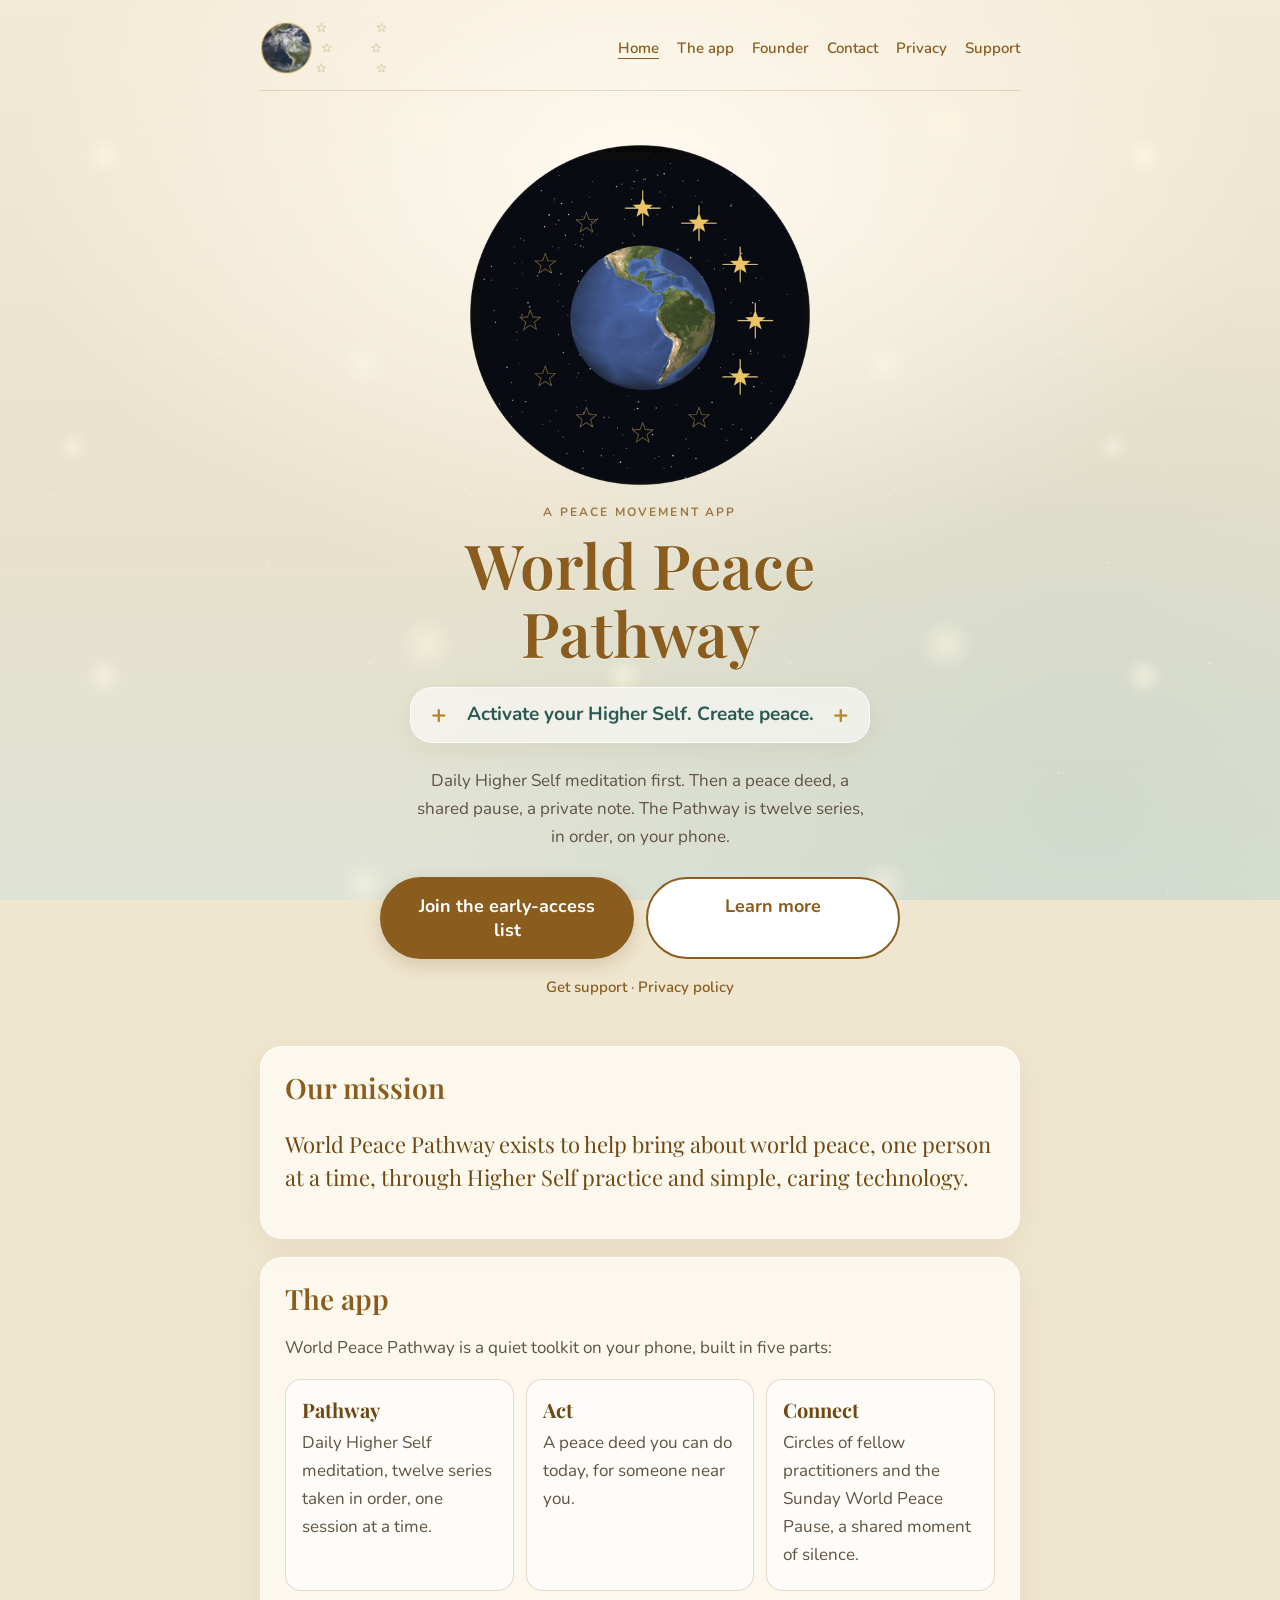
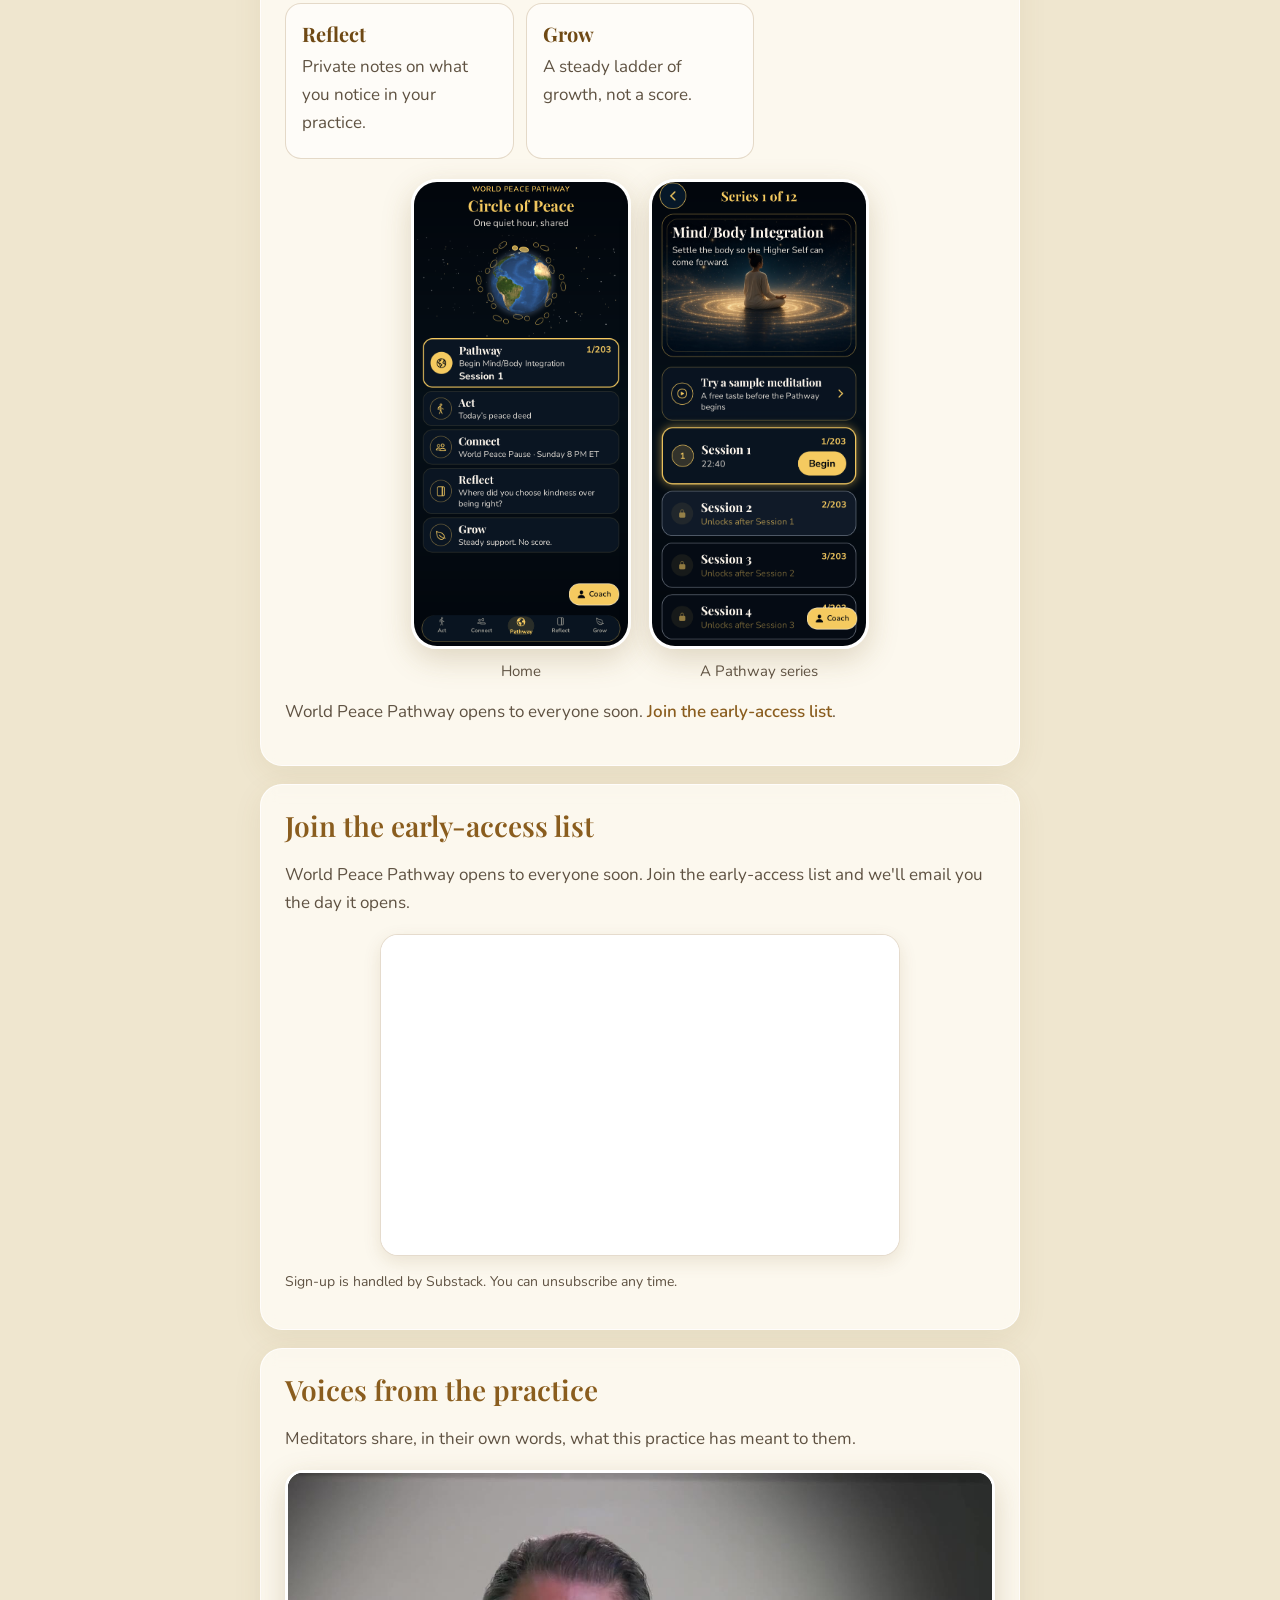
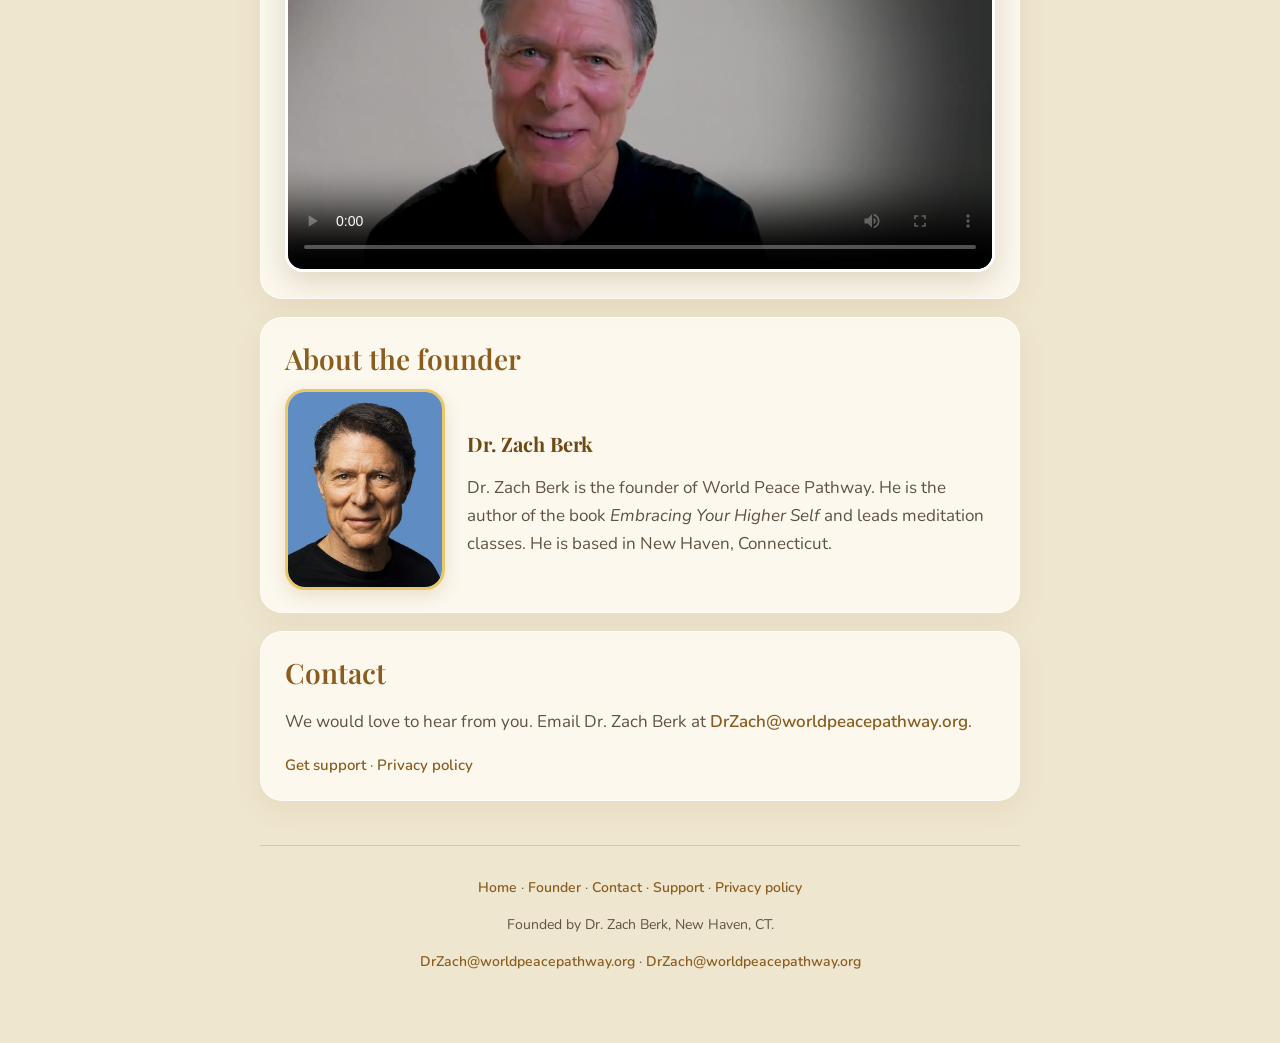
<file: index.html>
<!DOCTYPE html>
<html lang="en">
  <head>
    <meta charset="utf-8" />
    <meta name="viewport" content="width=device-width, initial-scale=1" />
    <title>World Peace Pathway | A path to world peace</title>
    <meta
      name="description"
      content="World Peace Pathway: activate your Higher Self and create peace. A meditation path for daily practice, peace deeds, and shared silence."
    />
    <link rel="preconnect" href="https://fonts.googleapis.com" />
    <link rel="preconnect" href="https://fonts.gstatic.com" crossorigin />
    <link
      href="https://fonts.googleapis.com/css2?family=Nunito:wght@400;600;700&family=Playfair+Display:wght@500;600;700&display=swap"
      rel="stylesheet"
    />
    <link rel="icon" href="img/favicon-32.png" type="image/png" sizes="32x32" />
    <link rel="icon" href="img/icon-192.png" type="image/png" sizes="192x192" />
    <link rel="icon" href="img/icon-512.png" type="image/png" sizes="512x512" />
    <link rel="apple-touch-icon" href="img/apple-touch-icon.png" sizes="180x180" />
    <meta property="og:image" content="https://worldpeacepathway.org/img/logo-disc-starfield-1024.png" />
    <link rel="stylesheet" href="styles.css" />
  </head>
  <body>
    <div class="wrap">
      <nav class="nav" aria-label="Primary">
        <a class="brand" href="index.html"><img class="brand-logo" src="img/lockup-cream.png" alt="World Peace Pathway" width="127" height="52" /></a>
        <div class="nav-links">
          <a href="index.html" aria-current="page">Home</a>
          <a href="#about">The app</a>
          <a href="#founder">Founder</a>
          <a href="#contact">Contact</a>
          <a href="privacy.html">Privacy</a>
          <a href="support.html">Support</a>
        </div>
      </nav>

      <header class="hero">
        <img class="hero-logo" src="img/logo-disc-starfield-1024.png" srcset="img/logo-disc-starfield-512.png 512w, img/logo-disc-starfield-1024.png 1024w" sizes="(min-width: 900px) 340px, 76vw" alt="" width="1024" height="1024" />
        <p class="kicker">A peace movement app</p>
        <h1>World Peace Pathway</h1>
        <p class="tagline"><span class="plus" aria-hidden="true">+</span><span>Activate your Higher Self. Create peace.</span><span class="plus" aria-hidden="true">+</span></p>
        <p class="lede">
          Daily Higher Self meditation first. Then a peace deed, a shared pause, a private note.
          The Pathway is twelve series, in order, on your phone.
        </p>
        <div class="actions">
          <a class="btn" href="#early-access">Join the early-access list</a>
          <a class="btn ghost" href="#mission">Learn more</a>
        </div>
        <p class="small-links"><a href="support.html">Get support</a> · <a href="privacy.html">Privacy policy</a></p>
      </header>

      <section class="panel" id="mission">
        <h2>Our mission</h2>
        <p class="mission">World Peace Pathway exists to help bring about world peace, one person at a time,
        through Higher Self practice and simple, caring technology.</p>
      </section>

      <section class="panel" id="about">
        <h2>The app</h2>
        <p>World Peace Pathway is a quiet toolkit on your phone, built in five parts:</p>
        <div class="parts">
          <div class="part"><h3>Pathway</h3><p>Daily Higher Self meditation, twelve series taken in order, one session at a time.</p></div>
          <div class="part"><h3>Act</h3><p>A peace deed you can do today, for someone near you.</p></div>
          <div class="part"><h3>Connect</h3><p>Circles of fellow practitioners and the Sunday World Peace Pause, a shared moment of silence.</p></div>
          <div class="part"><h3>Reflect</h3><p>Private notes on what you notice in your practice.</p></div>
          <div class="part"><h3>Grow</h3><p>A steady ladder of growth, not a score.</p></div>
        </div>
        <div class="shots">
          <figure><img src="img/app-home.png" alt="World Peace Pathway home screen" /><figcaption>Home</figcaption></figure>
          <figure><img src="img/app-pathway.png" alt="A Pathway series list in World Peace Pathway" /><figcaption>A Pathway series</figcaption></figure>
        </div>
        <p>World Peace Pathway opens to everyone soon.
          <a href="#early-access">Join the early-access list</a>.</p>
      </section>

      <section class="panel" id="early-access">
        <h2>Join the early-access list</h2>
        <p>World Peace Pathway opens to everyone soon. Join the early-access list and we'll email you the day it opens.</p>
        <div class="signup-wrap">
          <iframe src="https://worldpeacepathway.substack.com/embed" title="Join the World Peace Pathway early-access list" class="signup-frame" frameborder="0" scrolling="no"></iframe>
        </div>
        <p class="meta">Sign-up is handled by Substack. You can unsubscribe any time.</p>
      </section>

      <section class="panel" id="voices">
        <h2>Voices from the practice</h2>
        <p>Meditators share, in their own words, what this practice has meant to them.</p>
        <div class="video-wrap">
          <video controls playsinline preload="metadata" poster="media/voices-v5-poster2.jpg">
            <source src="media/voices-v5.mp4" type="video/mp4" />
            Your browser does not support embedded video.
          </video>
        </div>
      </section>

      <section class="panel" id="founder">
        <h2>About the founder</h2>
        <div class="founder">
          <img class="founder-photo" src="media/zach-berk.jpg" alt="Dr. Zach Berk" width="160" height="203" loading="lazy" />
          <div>
            <h3>Dr. Zach Berk</h3>
            <p>Dr. Zach Berk is the founder of World Peace Pathway. He is the author of the book
            <em>Embracing Your Higher Self</em> and leads meditation classes. He is based in New Haven, Connecticut.</p>
          </div>
        </div>
      </section>

      <section class="panel" id="contact">
        <h2>Contact</h2>
        <p>We would love to hear from you. Email Dr. Zach Berk at
          <a href="mailto:DrZach@worldpeacepathway.org">DrZach@worldpeacepathway.org</a>.</p>
        <p class="small-links"><a href="support.html">Get support</a> · <a href="privacy.html">Privacy policy</a></p>
      </section>

      <footer>
        <p class="footer-links"><a href="index.html">Home</a> · <a href="#founder">Founder</a> · <a href="#contact">Contact</a> · <a href="support.html">Support</a> · <a href="privacy.html">Privacy policy</a></p>
        <p>Founded by Dr. Zach Berk, New Haven, CT.</p>
        <p>
          <a href="mailto:DrZach@worldpeacepathway.org">DrZach@worldpeacepathway.org</a>
          ·
          <a href="mailto:DrZach@worldpeacepathway.org">DrZach@worldpeacepathway.org</a>
        </p>
      </footer>
    </div>
  </body>
</html>
</file>
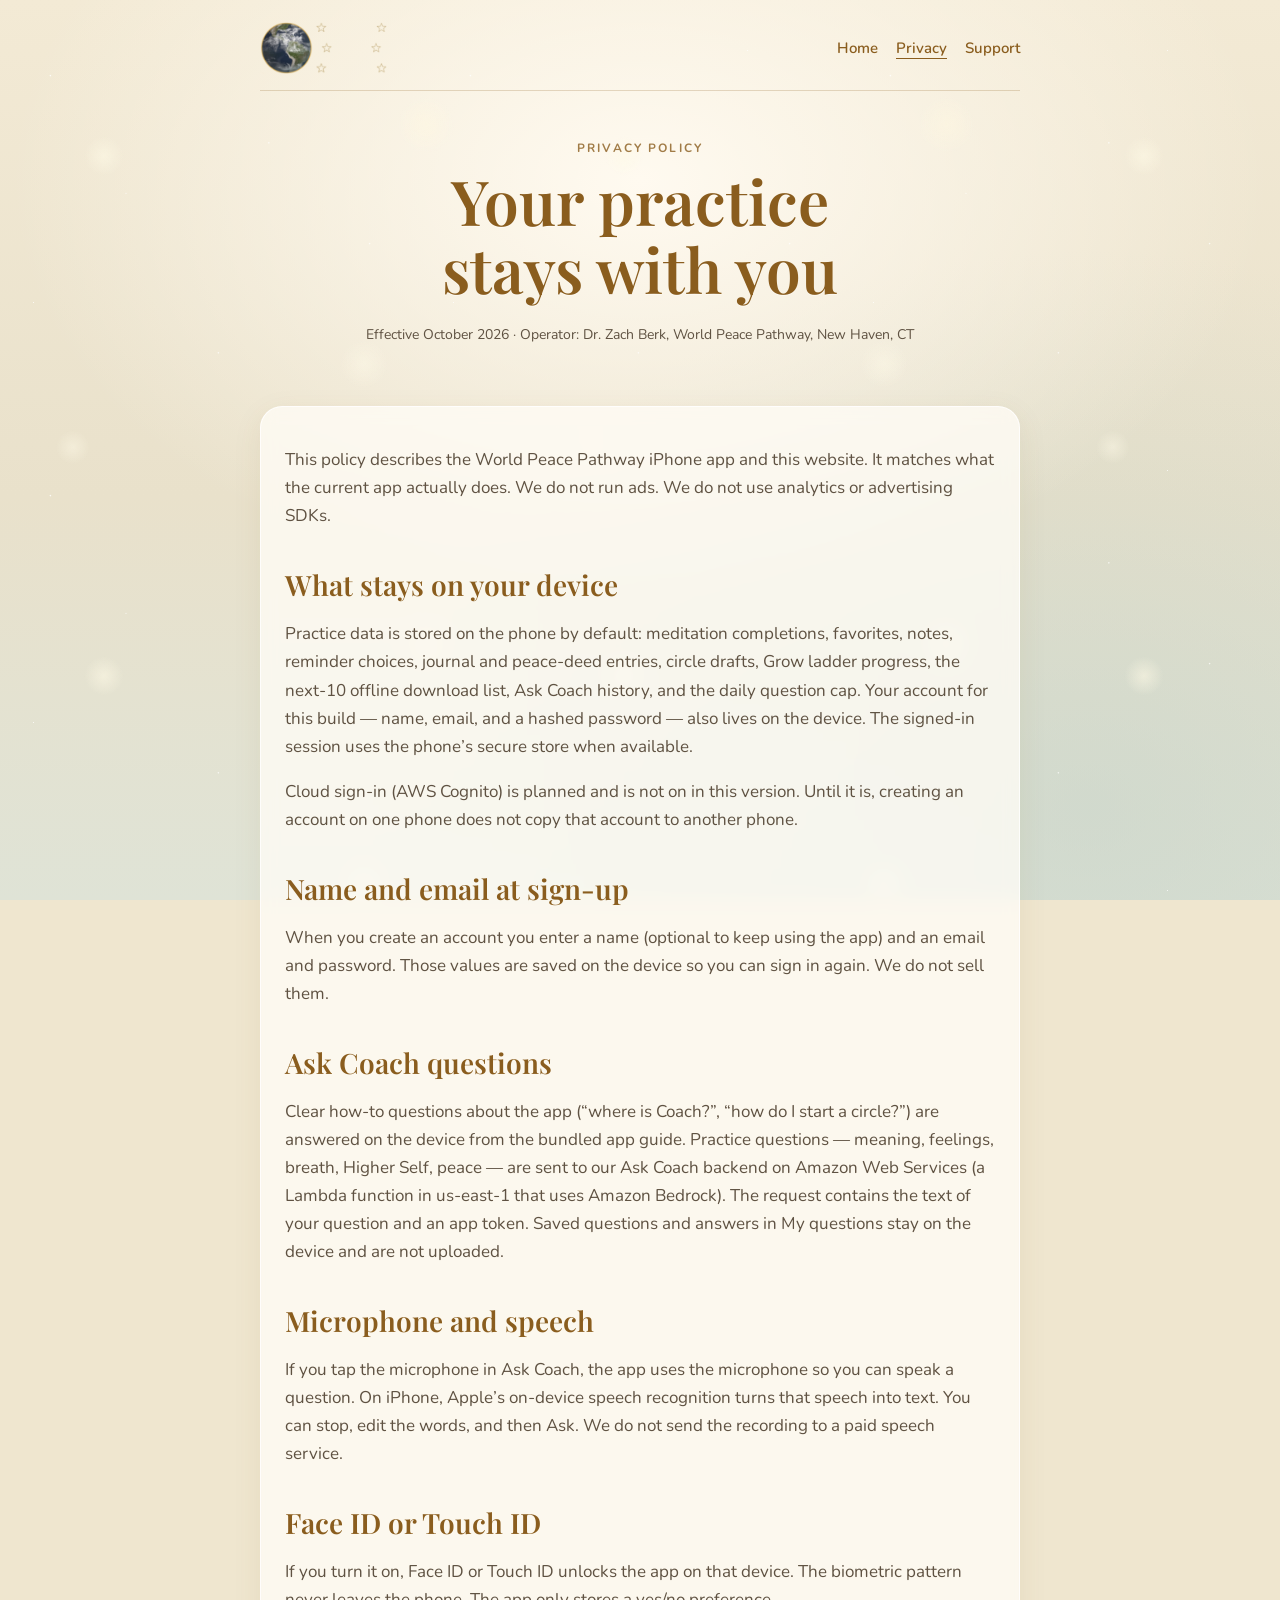
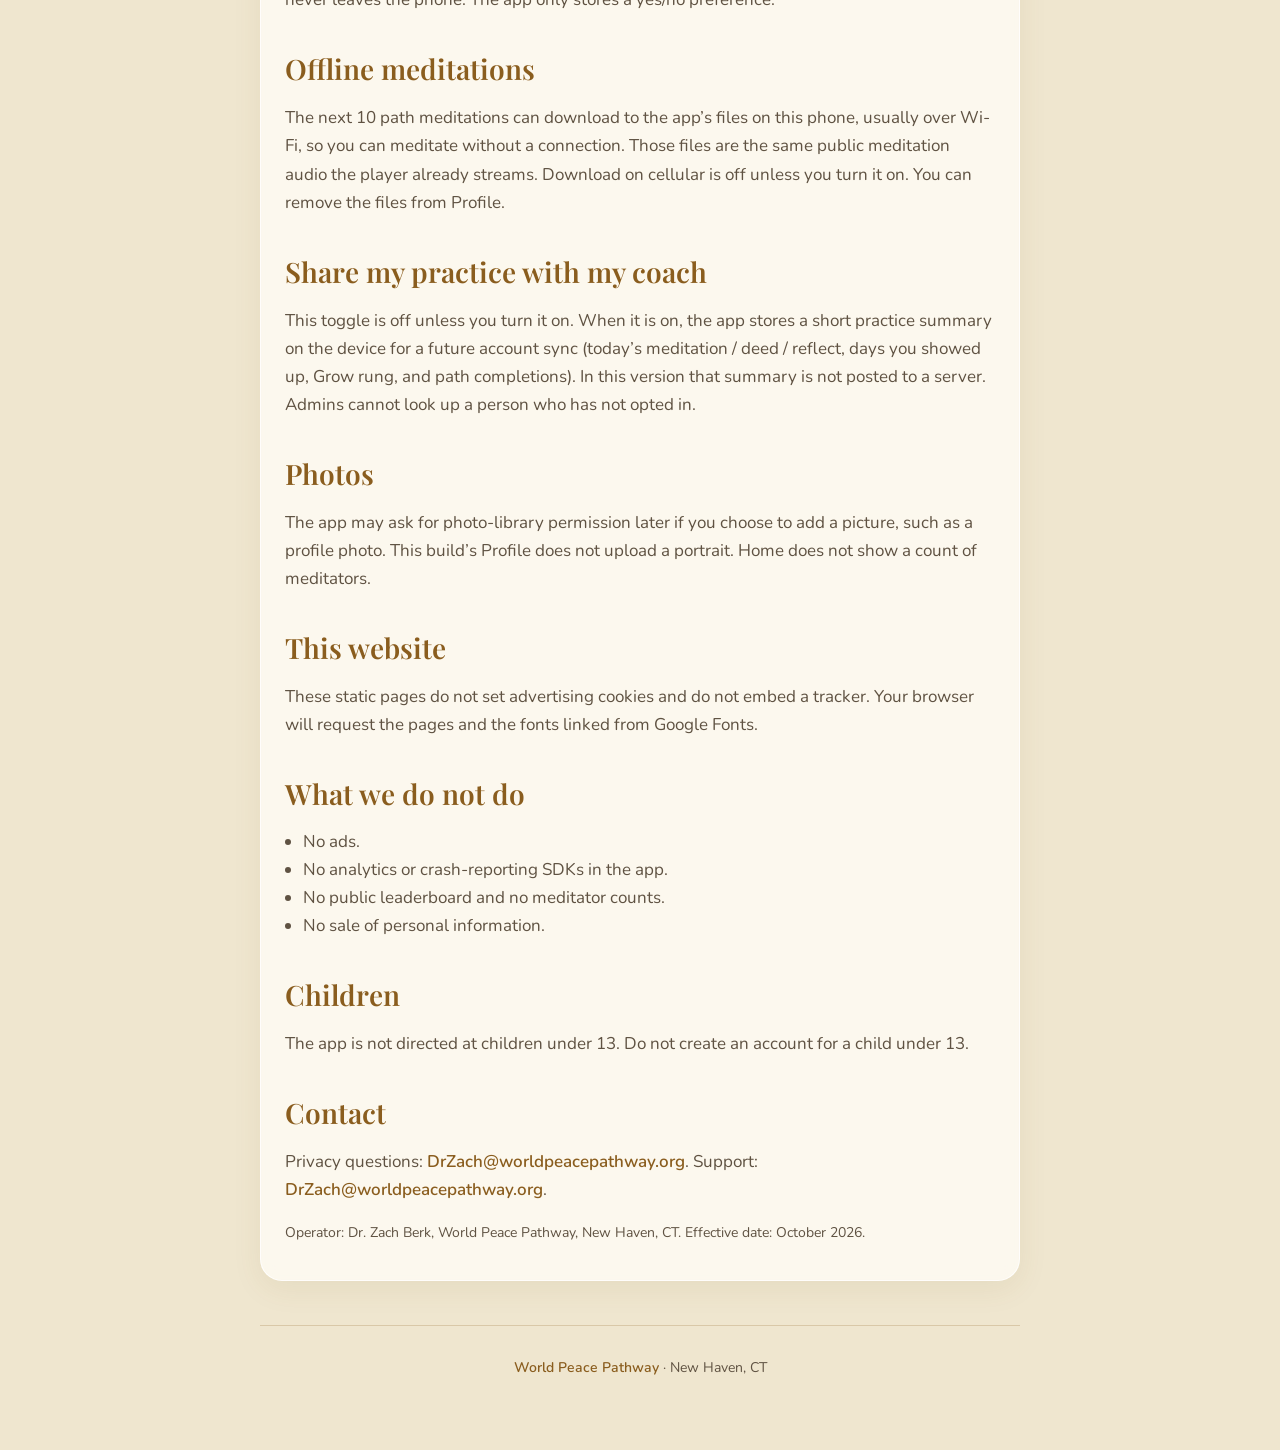
<file: privacy.html>
<!DOCTYPE html>
<html lang="en">
  <head>
    <meta charset="utf-8" />
    <meta name="viewport" content="width=device-width, initial-scale=1" />
    <title>Privacy — World Peace Pathway</title>
    <meta
      name="description"
      content="Privacy policy for the World Peace Pathway app. What we collect, what stays on your phone, and how to reach us."
    />
    <link rel="preconnect" href="https://fonts.googleapis.com" />
    <link rel="preconnect" href="https://fonts.gstatic.com" crossorigin />
    <link
      href="https://fonts.googleapis.com/css2?family=Nunito:wght@400;600;700&family=Playfair+Display:wght@500;600;700&display=swap"
      rel="stylesheet"
    />
    <link rel="icon" href="img/favicon-32.png" type="image/png" sizes="32x32" />
    <link rel="icon" href="img/icon-192.png" type="image/png" sizes="192x192" />
    <link rel="icon" href="img/icon-512.png" type="image/png" sizes="512x512" />
    <link rel="apple-touch-icon" href="img/apple-touch-icon.png" sizes="180x180" />
    <meta property="og:image" content="https://worldpeacepathway.org/img/logo-disc-starfield-1024.png" />
    <link rel="stylesheet" href="styles.css" />
  </head>
  <body>
    <div class="wrap">
      <nav class="nav" aria-label="Primary">
        <a class="brand" href="index.html"><img class="brand-logo" src="img/lockup-cream.png" alt="World Peace Pathway" width="127" height="52" /></a>
        <div class="nav-links">
          <a href="index.html">Home</a>
          <a href="privacy.html" aria-current="page">Privacy</a>
          <a href="support.html">Support</a>
        </div>
      </nav>

      <header class="hero">
        <p class="kicker">Privacy policy</p>
        <h1>Your practice stays with you</h1>
        <p class="meta">Effective October 2026 · Operator: Dr. Zach Berk, World Peace Pathway, New Haven, CT</p>
      </header>

      <section>
        <p>
          This policy describes the World Peace Pathway iPhone app and this website.
          It matches what the current app actually does. We do not run ads. We do not use
          analytics or advertising SDKs.
        </p>

        <h2>What stays on your device</h2>
        <p>
          Practice data is stored on the phone by default: meditation completions, favorites,
          notes, reminder choices, journal and peace-deed entries, circle drafts, Grow ladder
          progress, the next-10 offline download list, Ask Coach history, and the daily question
          cap. Your account for this build — name, email, and a hashed password — also lives on
          the device. The signed-in session uses the phone’s secure store when available.
        </p>
        <p>
          Cloud sign-in (AWS Cognito) is planned and is not on in this version. Until it is,
          creating an account on one phone does not copy that account to another phone.
        </p>

        <h2>Name and email at sign-up</h2>
        <p>
          When you create an account you enter a name (optional to keep using the app) and an
          email and password. Those values are saved on the device so you can sign in again. We
          do not sell them.
        </p>

        <h2>Ask Coach questions</h2>
        <p>
          Clear how-to questions about the app (“where is Coach?”, “how do I start a circle?”)
          are answered on the device from the bundled app guide. Practice questions — meaning,
          feelings, breath, Higher Self, peace — are sent to our Ask Coach backend on Amazon Web
          Services (a Lambda function in us-east-1 that uses Amazon Bedrock). The request
          contains the text of your question and an app token. Saved questions and answers in
          My questions stay on the device and are not uploaded.
        </p>

        <h2>Microphone and speech</h2>
        <p>
          If you tap the microphone in Ask Coach, the app uses the microphone so you can speak a
          question. On iPhone, Apple’s on-device speech recognition turns that speech into text.
          You can stop, edit the words, and then Ask. We do not send the recording to a paid
          speech service.
        </p>

        <h2>Face ID or Touch ID</h2>
        <p>
          If you turn it on, Face ID or Touch ID unlocks the app on that device. The biometric
          pattern never leaves the phone. The app only stores a yes/no preference.
        </p>

        <h2>Offline meditations</h2>
        <p>
          The next 10 path meditations can download to the app’s files on this phone, usually
          over Wi-Fi, so you can meditate without a connection. Those files are the same public
          meditation audio the player already streams. Download on cellular is off unless you
          turn it on. You can remove the files from Profile.
        </p>

        <h2>Share my practice with my coach</h2>
        <p>
          This toggle is off unless you turn it on. When it is on, the app stores a short
          practice summary on the device for a future account sync (today’s meditation / deed / reflect,
          days you showed up, Grow rung, and path completions). In this version that summary is
          not posted to a server. Admins cannot look up a person who has not opted in.
        </p>

        <h2>Photos</h2>
        <p>
          The app may ask for photo-library permission later if you choose to add a picture, such
          as a profile photo. This build’s Profile does not upload a portrait. Home does not
          show a count of meditators.
        </p>

        <h2>This website</h2>
        <p>
          These static pages do not set advertising cookies and do not embed a tracker. Your
          browser will request the pages and the fonts linked from Google Fonts.
        </p>

        <h2>What we do not do</h2>
        <ul>
          <li>No ads.</li>
          <li>No analytics or crash-reporting SDKs in the app.</li>
          <li>No public leaderboard and no meditator counts.</li>
          <li>No sale of personal information.</li>
        </ul>

        <h2>Children</h2>
        <p>
          The app is not directed at children under 13. Do not create an account for a child
          under 13.
        </p>

        <h2>Contact</h2>
        <p>
          Privacy questions: <a href="mailto:DrZach@worldpeacepathway.org">DrZach@worldpeacepathway.org</a>.
          Support: <a href="mailto:DrZach@worldpeacepathway.org">DrZach@worldpeacepathway.org</a>.
        </p>
        <p class="meta">Operator: Dr. Zach Berk, World Peace Pathway, New Haven, CT. Effective date: October 2026.</p>
      </section>

      <footer>
        <p><a href="index.html">World Peace Pathway</a> · New Haven, CT</p>
      </footer>
    </div>
  </body>
</html>
</file>
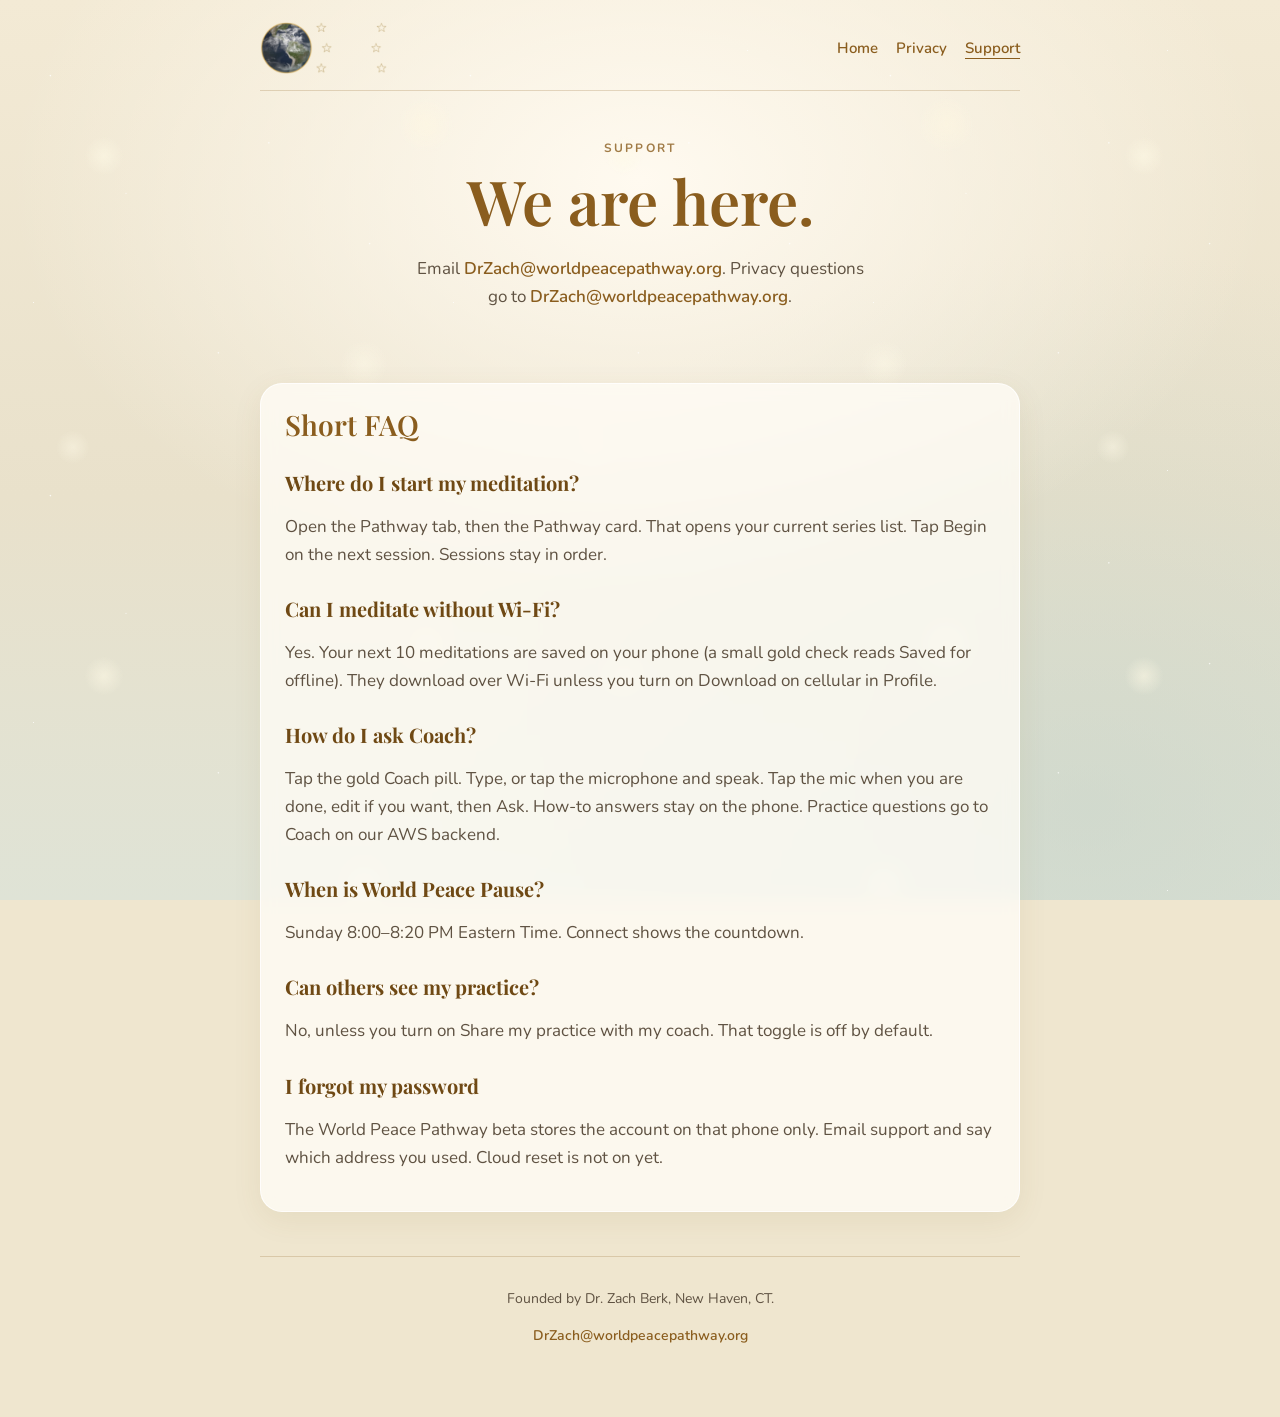
<file: support.html>
<!DOCTYPE html>
<html lang="en">
  <head>
    <meta charset="utf-8" />
    <meta name="viewport" content="width=device-width, initial-scale=1" />
    <title>Support — World Peace Pathway</title>
    <meta name="description" content="Support and FAQ for World Peace Pathway." />
    <link rel="preconnect" href="https://fonts.googleapis.com" />
    <link rel="preconnect" href="https://fonts.gstatic.com" crossorigin />
    <link
      href="https://fonts.googleapis.com/css2?family=Nunito:wght@400;600;700&family=Playfair+Display:wght@500;600;700&display=swap"
      rel="stylesheet"
    />
    <link rel="icon" href="img/favicon-32.png" type="image/png" sizes="32x32" />
    <link rel="icon" href="img/icon-192.png" type="image/png" sizes="192x192" />
    <link rel="icon" href="img/icon-512.png" type="image/png" sizes="512x512" />
    <link rel="apple-touch-icon" href="img/apple-touch-icon.png" sizes="180x180" />
    <meta property="og:image" content="https://worldpeacepathway.org/img/logo-disc-starfield-1024.png" />
    <link rel="stylesheet" href="styles.css" />
  </head>
  <body>
    <div class="wrap">
      <nav class="nav" aria-label="Primary">
        <a class="brand" href="index.html"><img class="brand-logo" src="img/lockup-cream.png" alt="World Peace Pathway" width="127" height="52" /></a>
        <div class="nav-links">
          <a href="index.html">Home</a>
          <a href="privacy.html">Privacy</a>
          <a href="support.html" aria-current="page">Support</a>
        </div>
      </nav>

      <header class="hero">
        <p class="kicker">Support</p>
        <h1>We are here.</h1>
        <p class="lede">
          Email
          <a href="mailto:DrZach@worldpeacepathway.org">DrZach@worldpeacepathway.org</a>.
          Privacy questions go to
          <a href="mailto:DrZach@worldpeacepathway.org">DrZach@worldpeacepathway.org</a>.
        </p>
      </header>

      <section class="panel">
        <h2>Short FAQ</h2>

        <h3>Where do I start my meditation?</h3>
        <p>
          Open the Pathway tab, then the Pathway card. That opens your current series list. Tap
          Begin on the next session. Sessions stay in order.
        </p>

        <h3>Can I meditate without Wi-Fi?</h3>
        <p>
          Yes. Your next 10 meditations are saved on your phone (a small gold check
          reads Saved for offline). They download over Wi-Fi unless you turn on Download on
          cellular in Profile.
        </p>

        <h3>How do I ask Coach?</h3>
        <p>
          Tap the gold Coach pill. Type, or tap the microphone and speak. Tap the mic when you
          are done, edit if you want, then Ask. How-to answers stay on the phone. Practice
          questions go to Coach on our AWS backend.
        </p>

        <h3>When is World Peace Pause?</h3>
        <p>Sunday 8:00–8:20 PM Eastern Time. Connect shows the countdown.</p>

        <h3>Can others see my practice?</h3>
        <p>
          No, unless you turn on Share my practice with my coach. That toggle is off by default.
        </p>

        <h3>I forgot my password</h3>
        <p>
          The World Peace Pathway beta stores the account on that phone only. Email support and say
          which address you used. Cloud reset is not on yet.
        </p>
      </section>

      <footer>
        <p>Founded by Dr. Zach Berk, New Haven, CT.</p>
        <p><a href="mailto:DrZach@worldpeacepathway.org">DrZach@worldpeacepathway.org</a></p>
      </footer>
    </div>
  </body>
</html>
</file>
<file: styles.css>
:root {
  --cream: #fbf5e6;
  --sky: #efe6cf;
  --gold: #e9c76a;
  --petal: #f2cf72;
  --brown: #8a5d1e;
  --brown-deep: #6f4914;
  --teal: #2b5a52;
  --ink: #3f3426;
  --muted: #5f5242;
  --line: rgba(138, 93, 30, 0.22);
}
* { box-sizing: border-box; }
html { scroll-behavior: smooth; }
html, body { margin: 0; min-height: 100%; }
body {
  min-height: 100vh;
  color: var(--ink);
  font-family: "Nunito", system-ui, sans-serif;
  background-color: var(--sky);
  background-image:
    radial-gradient(2px 2px at 12% 18%, rgba(255,255,255,.95), transparent 60%),
    radial-gradient(1.5px 1.5px at 78% 12%, rgba(255,255,255,.9), transparent 60%),
    radial-gradient(2px 2px at 64% 34%, rgba(255,255,255,.85), transparent 60%),
    radial-gradient(1.5px 1.5px at 30% 46%, rgba(255,255,255,.9), transparent 60%),
    radial-gradient(2px 2px at 88% 58%, rgba(255,255,255,.85), transparent 60%),
    radial-gradient(1.5px 1.5px at 8% 72%, rgba(255,255,255,.9), transparent 60%),
    radial-gradient(2px 2px at 52% 84%, rgba(255,255,255,.85), transparent 60%),
    radial-gradient(28px 28px at 20% 30%, rgba(255,250,230,.55), transparent 70%),
    radial-gradient(40px 40px at 82% 24%, rgba(255,248,225,.5), transparent 70%),
    radial-gradient(34px 34px at 70% 70%, rgba(255,250,232,.45), transparent 70%),
    radial-gradient(24px 24px at 14% 86%, rgba(255,250,232,.45), transparent 70%),
    radial-gradient(900px 600px at 50% 20%, #fffaf0 0%, rgba(255,250,238,0) 70%),
    radial-gradient(1000px 800px at 85% 90%, rgba(196,210,200,.55), transparent 70%),
    linear-gradient(180deg, #f3ead5 0%, #e9e1cb 55%, #dfe3d6 100%);
  background-size: 420px 420px, 420px 420px, 420px 420px, 420px 420px, 420px 420px, 420px 420px, 420px 420px,
    520px 520px, 520px 520px, 520px 520px, 520px 520px, auto, auto, auto;
  background-attachment: fixed;
}
a { color: var(--brown); text-decoration: none; font-weight: 600; }
a:hover, a:focus { text-decoration: underline; }
.wrap { width: min(760px, calc(100% - 36px)); margin: 0 auto; padding: 22px 0 56px; }
.nav { display: flex; align-items: center; justify-content: space-between; gap: 12px; flex-wrap: wrap;
  padding-bottom: 16px; border-bottom: 1px solid var(--line); }
.brand { font-family: "Playfair Display", Georgia, serif; font-weight: 700; font-size: 19px; color: var(--brown); }
.brand-logo { height: 52px; width: auto; display: block; }
a.brand:hover, a.brand:focus { text-decoration: none; }
.hero-logo { width: min(300px, 76vw); height: auto; margin: 6px auto 18px; display: block; }
.nav-links { display: flex; gap: 18px; font-size: 15px; }
.nav-links a[aria-current="page"] { text-decoration: underline; text-underline-offset: 5px; }
.hero { padding: 36px 0 28px; text-align: center; }
.globe { position: relative; width: min(300px, 76vw); aspect-ratio: 1; margin: 6px auto 18px; }
.earth { position: absolute; inset: 21%; width: 58%; height: 58%; border-radius: 50%;
  filter: saturate(.9) hue-rotate(4deg) brightness(.92);
  box-shadow: 0 0 0 2px rgba(255,240,200,.35), 0 10px 40px rgba(120,90,30,.25); }
.petal { position: absolute; left: 50%; top: 50%; width: 10.5%; height: 21%;
  background: var(--petal); opacity: .9; border-radius: 50% 50% 50% 50% / 80% 80% 20% 20%;
  transform: translate(-50%, -50%) rotate(var(--r)) translateY(-190%);
  box-shadow: 0 0 18px rgba(242,207,114,.45); }
.kicker { text-transform: uppercase; letter-spacing: .18em; font-size: 12px; font-weight: 700; color: var(--brown); margin: 0 0 8px; opacity: .8; }
h1 { font-family: "Playfair Display", Georgia, serif; font-weight: 600; font-size: clamp(40px, 8vw, 62px);
  line-height: 1.1; color: var(--brown); margin: 0 0 20px; text-shadow: 0 1px 0 rgba(255,255,255,.5); }
.hero h1 { max-width: 11ch; margin-left: auto; margin-right: auto; }
h2 { font-family: "Playfair Display", Georgia, serif; font-weight: 600; font-size: 28px; color: var(--brown); margin: 36px 0 12px; }
h3 { font-family: "Playfair Display", Georgia, serif; font-size: 20px; color: var(--brown-deep); margin: 26px 0 6px; }
.tagline { display: flex; align-items: center; justify-content: space-between; gap: 14px;
  max-width: 460px; margin: 0 auto 24px; padding: 14px 20px; border-radius: 22px;
  background: rgba(255,255,255,.55); backdrop-filter: blur(10px); -webkit-backdrop-filter: blur(10px);
  border: 1px solid rgba(255,255,255,.7); box-shadow: 0 6px 24px rgba(120,90,30,.08);
  color: var(--teal); font-weight: 700; font-size: 19px; line-height: 1.35; }
.tagline .plus { color: #b8892a; font-size: 26px; font-weight: 700; line-height: 1; }
p, li, .lede { font-size: 17px; line-height: 1.65; color: var(--muted); }
.lede { max-width: 46ch; margin: 0 auto 26px; }
.actions { display: flex; flex-direction: column; gap: 12px; max-width: 420px; margin: 0 auto; }
.btn { display: block; text-align: center; border-radius: 999px; padding: 15px 22px; font-weight: 700; font-size: 18px;
  background: var(--brown); color: #fff; border: 2px solid var(--brown); box-shadow: 0 6px 18px rgba(111,73,20,.2); }
.btn:hover, .btn:focus { text-decoration: none; background: var(--brown-deep); }
.btn.ghost { background: #fff; color: var(--brown); box-shadow: none; }
.btn.ghost:hover { background: #fffaf0; }
.small-links { font-size: 15px; margin: 16px 0 0; }
.panel, main > section, .wrap > section {
  background: rgba(255,253,247,.78); backdrop-filter: blur(8px); -webkit-backdrop-filter: blur(8px);
  border: 1px solid rgba(255,255,255,.8); border-radius: 22px; padding: 22px 24px; margin-top: 18px;
  box-shadow: 0 8px 30px rgba(120,90,30,.08); }
.panel h2, section > h2:first-child { margin-top: 0; }
ul { padding-left: 1.15em; }
.meta { font-size: 14px; color: var(--muted); }
footer { margin-top: 44px; padding-top: 16px; border-top: 1px solid var(--line); font-size: 14px; color: var(--muted); text-align: center; }
footer p { font-size: 14px; }
@media (min-width: 900px) {
  .hero { padding-top: 48px; }
  .globe { width: 340px; }
  .hero-logo { width: 340px; }
  .actions { flex-direction: row; max-width: 520px; }
  .actions .btn { flex: 1; }
}

.mission { font-family: "Playfair Display", Georgia, serif; font-size: 22px; line-height: 1.5; color: var(--brown-deep); }
.parts { display: grid; grid-template-columns: repeat(auto-fit, minmax(200px, 1fr)); gap: 12px; }
.part { background: rgba(255,255,255,.6); border: 1px solid var(--line); border-radius: 16px; padding: 4px 16px; }
.part h3 { margin-top: 12px; }
.part p { margin-top: 4px; }
.shots { display: flex; gap: 18px; justify-content: center; flex-wrap: wrap; margin: 20px 0 8px; }
.shots figure { margin: 0; text-align: center; }
.shots img { width: min(220px, 40vw); border-radius: 26px; border: 3px solid #fff; box-shadow: 0 10px 30px rgba(120,90,30,.22); }
.shots figcaption { font-size: 15px; color: var(--muted); margin-top: 6px; }
.founder { display: flex; gap: 22px; align-items: center; flex-wrap: wrap; }
.photo-placeholder { width: 160px; height: 200px; flex: none; border: 2px dashed var(--brown); border-radius: 18px;
  display: flex; align-items: center; justify-content: center; text-align: center; font-weight: 700; font-size: 13px;
  letter-spacing: .08em; color: var(--brown); background: rgba(255,255,255,.6); }
.founder > div:last-child { flex: 1; min-width: 220px; }

.video-wrap { margin: 16px 0 4px; border-radius: 18px; overflow: hidden; border: 3px solid #fff; box-shadow: 0 10px 30px rgba(120,90,30,.22); background: #000; }
.video-wrap video { display: block; width: 100%; height: auto; aspect-ratio: 16 / 9; }
.founder-photo { width: 160px; height: auto; flex: none; border-radius: 20px; border: 3px solid var(--gold); box-shadow: 0 6px 18px rgba(150,115,40,0.18); object-fit: cover; }

.signup-wrap { margin: 14px auto 4px; max-width: 520px; border-radius: 18px; overflow: hidden; border: 1px solid var(--line); background: #fff; box-shadow: 0 6px 18px rgba(111,73,20,.12); }
.signup-frame { display: block; width: 100%; height: 320px; border: 0; background: #fff; }
</file>
